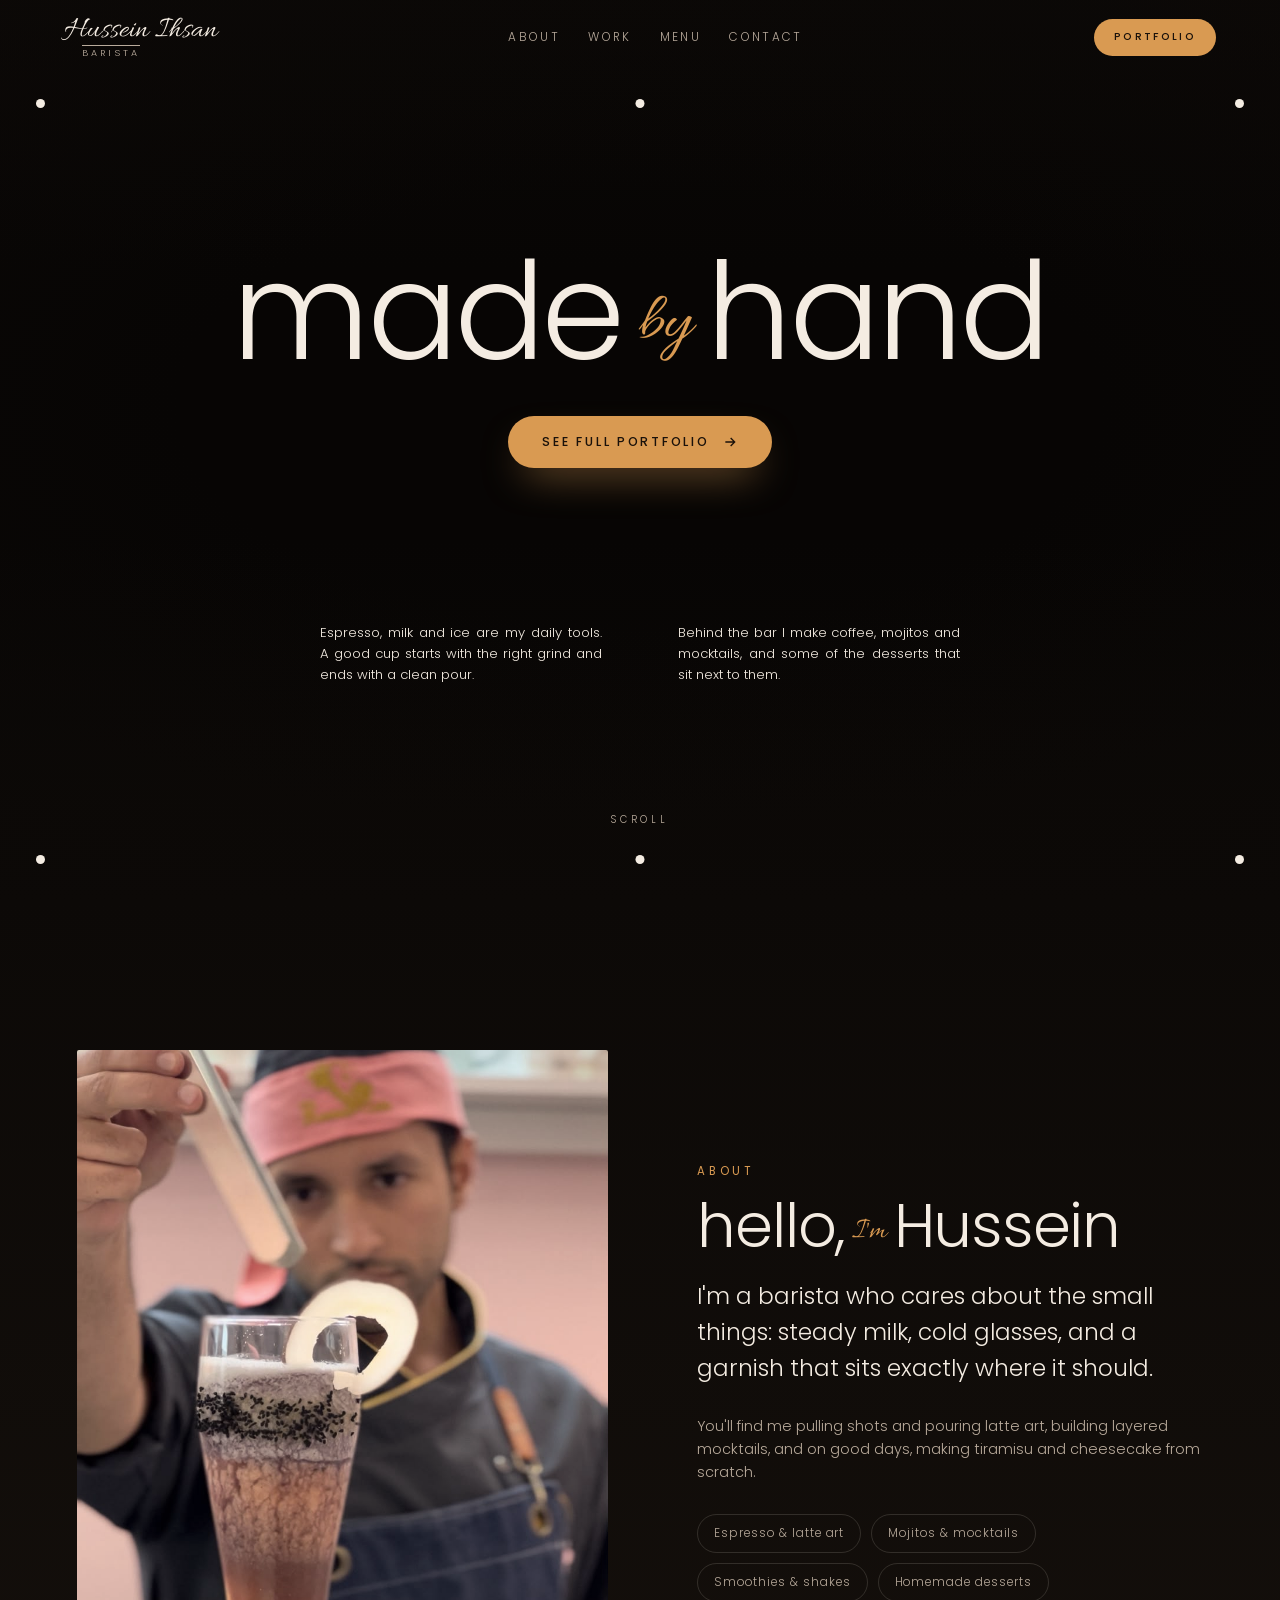
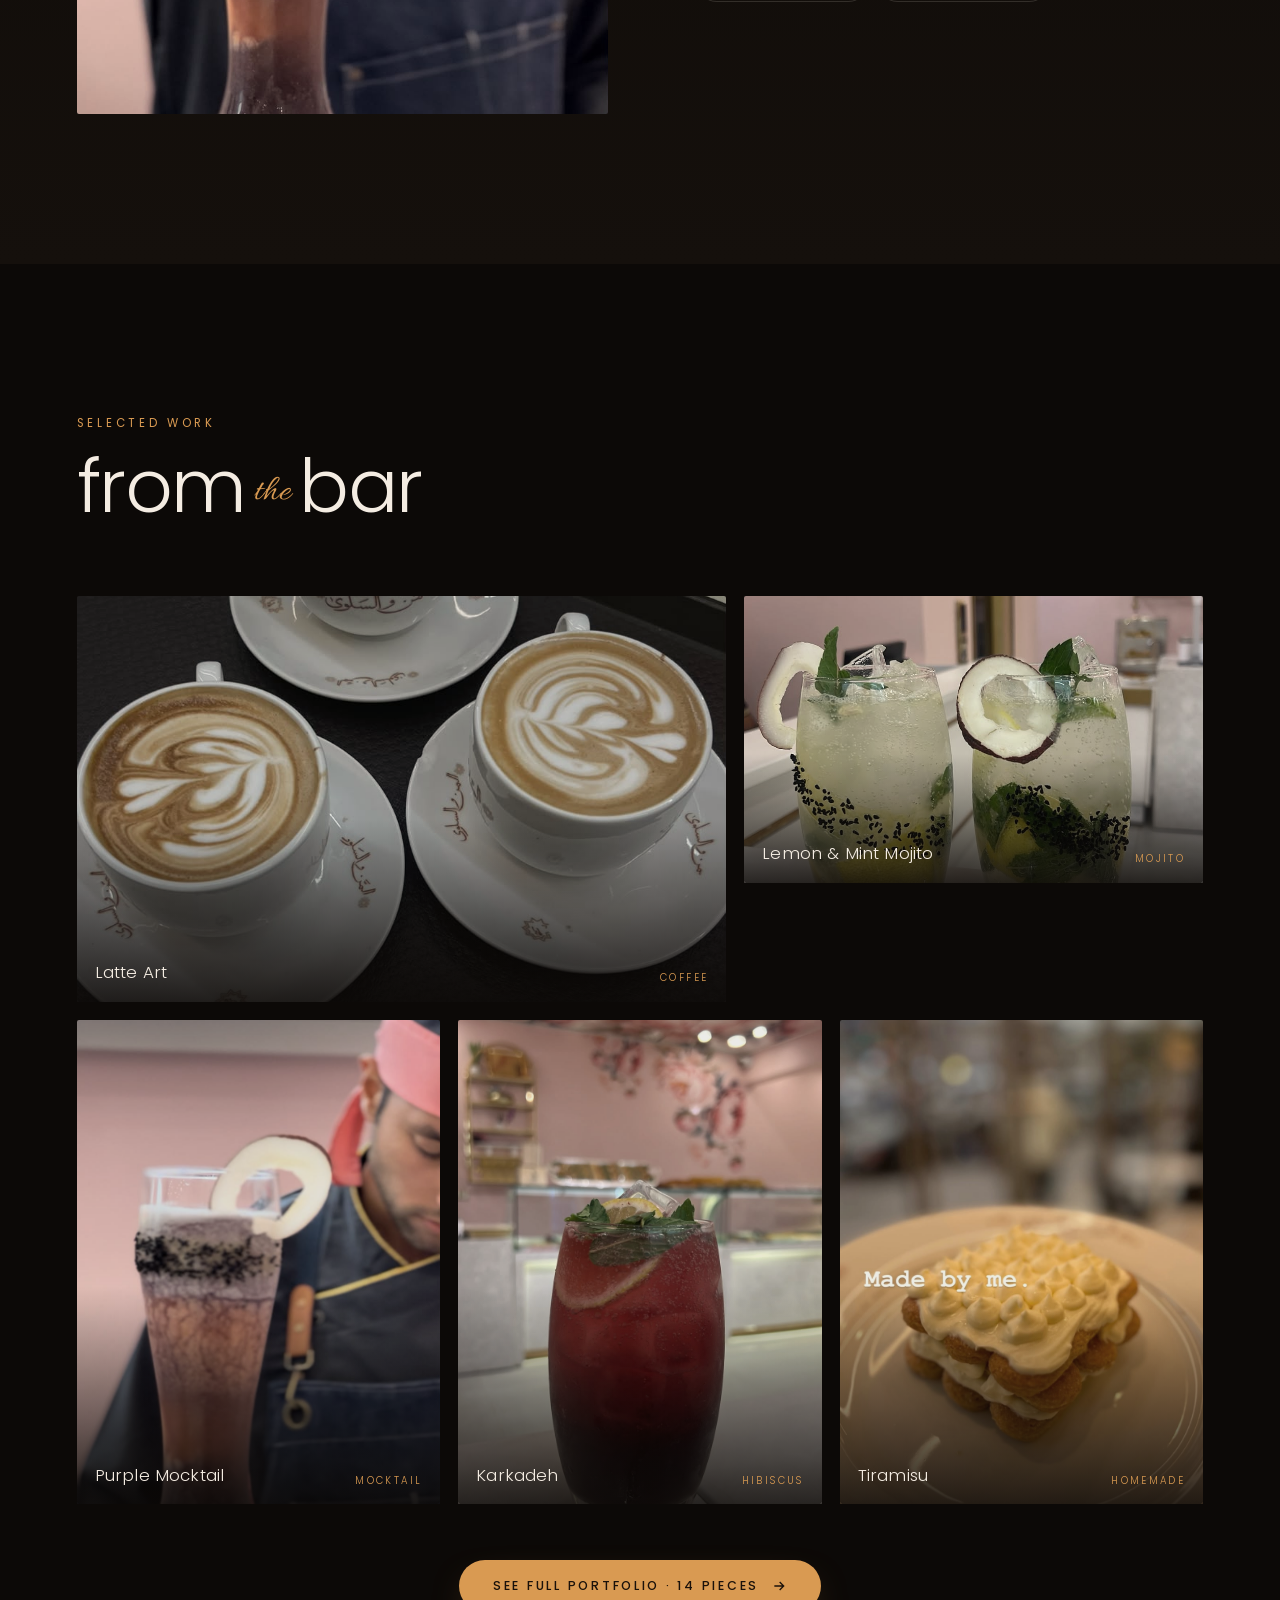
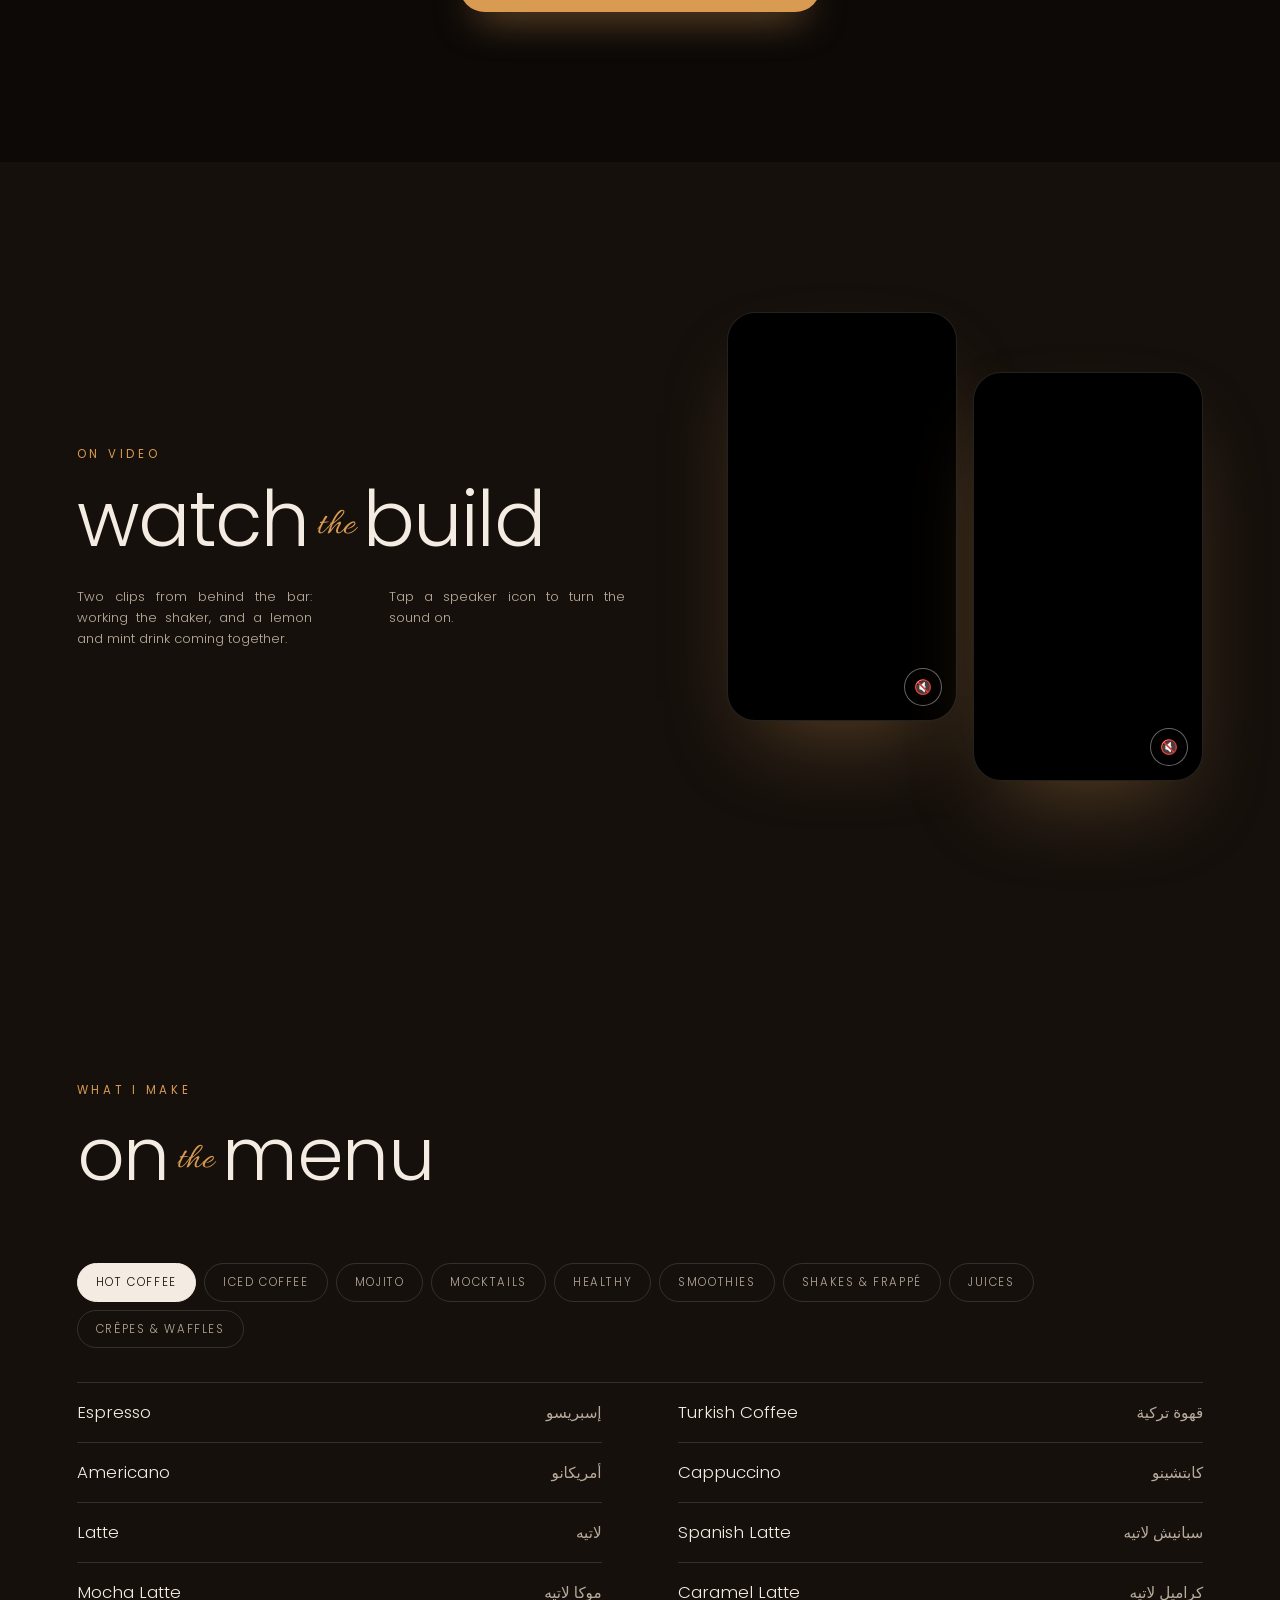
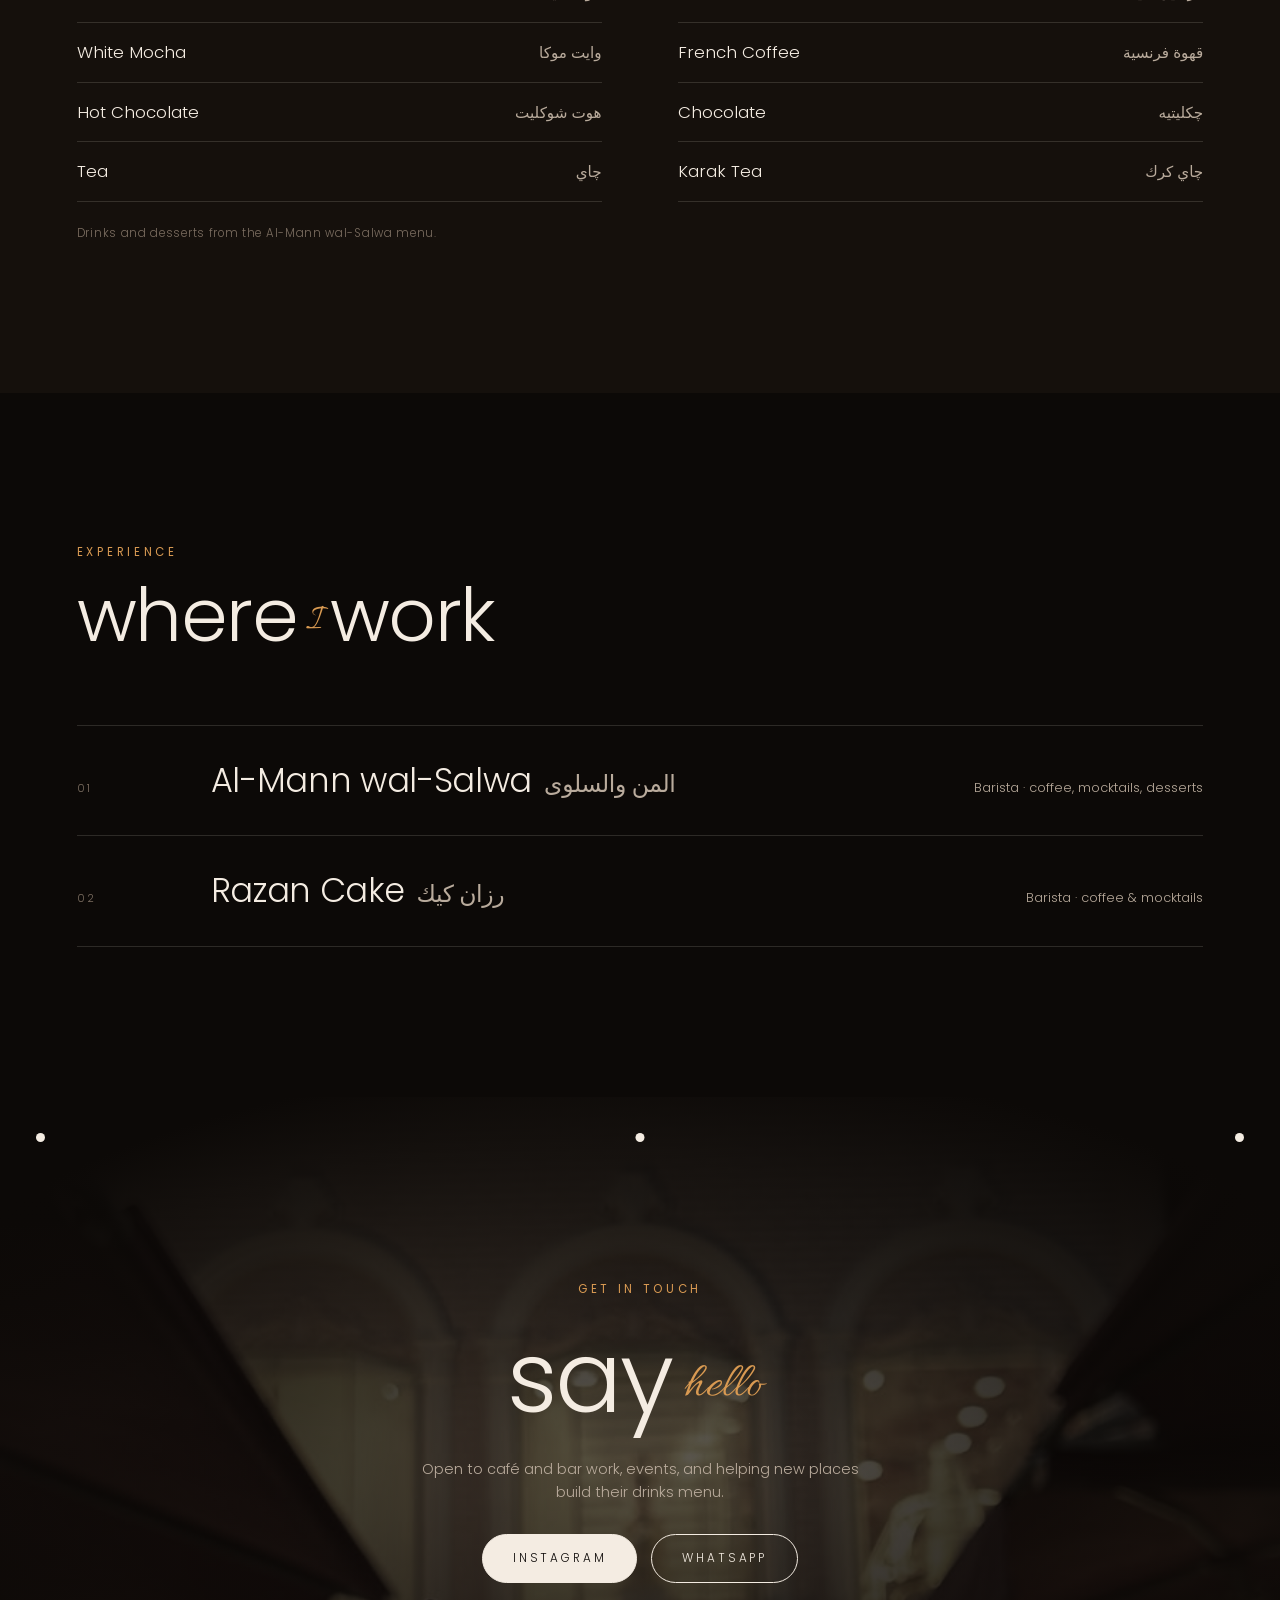
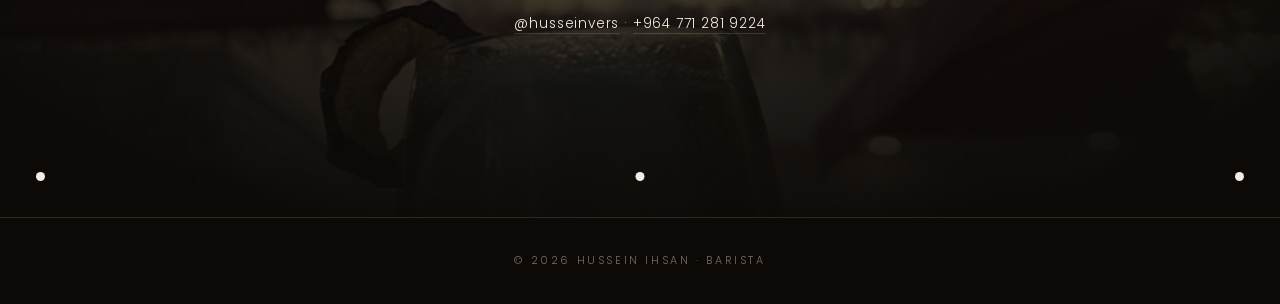
<file: index.html>
<!doctype html>
<html lang="en">
<head>
<meta charset="utf-8">
<meta name="viewport" content="width=device-width, initial-scale=1">
<title>Hussein Ihsan | Barista</title>
<meta name="description" content="Hussein Ihsan, barista. Latte art, mojitos, mocktails and homemade desserts.">
<link rel="preconnect" href="https://fonts.googleapis.com">
<link rel="preconnect" href="https://fonts.gstatic.com" crossorigin>
<link href="https://fonts.googleapis.com/css2?family=Allura&family=Poppins:wght@200;300;400;500&display=swap" rel="stylesheet">
<link rel="stylesheet" href="style.css">
<style>
  .hero-img{background:#0c0907;animation:none;transform:none}
  .hero-img video{width:100%;height:100%;object-fit:cover;object-position:center 35%}
  @media (min-aspect-ratio:3/4){.hero-img video{object-position:center 68%}}
  .skills{display:flex;flex-wrap:wrap;gap:10px;margin-top:30px}
  .phones{display:flex;gap:16px;align-items:flex-start}
  .phones .phone{width:min(230px,42vw)}
  .phones .phone:last-child{margin-top:60px}
  @media (max-width:860px){.phones{justify-content:center}}
  .skills li{list-style:none;padding:9px 16px;border:1px solid var(--line);border-radius:999px;font-size:.74rem;letter-spacing:.08em;color:var(--muted)}
</style>
</head>
<body>

<nav id="nav">
  <a href="#top" class="logo"><span class="script">Hussein Ihsan</span><small>barista</small></a>
  <ul>
    <li><a href="#about">About</a></li>
    <li><a href="#work">Work</a></li>
    <li><a href="#menu">Menu</a></li>
    <li><a href="#contact">Contact</a></li>
  </ul>
  <a class="cta nav-cta" href="portfolio.html">Portfolio</a>
</nav>

<!-- HERO -->
<header class="hero" id="top">
  <div class="hero-img"><video src="assets/reel-2.mp4" autoplay muted loop playsinline preload="auto" aria-hidden="true"></video></div>
  <div class="dots"><i></i><i></i><i></i><i></i><i></i><i></i></div>
  <div class="hero-inner">
    <h1 class="title rv">made<span class="script">by</span>hand</h1>
    <a class="cta rv" href="portfolio.html">See full portfolio
      <svg viewBox="0 0 24 24" fill="none" stroke="currentColor" stroke-width="2"><path d="M5 12h14M13 6l6 6-6 6"/></svg></a>
    <div class="pair rv">
      <p>Espresso, milk and ice are my daily tools. A good cup starts with the right grind and ends with a clean pour.</p>
      <p>Behind the bar I make coffee, mojitos and mocktails, and some of the desserts that sit next to them.</p>
    </div>
  </div>
  <span class="scroll">scroll</span>
</header>

<!-- ABOUT -->
<section class="about" id="about">
  <div class="wrap">
    <figure class="rv">
      <img src="assets/hussein-garnish.jpg" alt="Hussein Ihsan placing a coconut slice on a layered purple drink" loading="lazy">
    </figure>
    <div class="rv">
      <p class="eyebrow">About</p>
      <h2 class="title" style="font-size:clamp(2.2rem,5vw,3.8rem);margin-top:16px">hello,<span class="script">I'm</span>Hussein</h2>
      <p class="lead">I'm a barista who cares about the small things: steady milk, cold glasses, and a garnish that sits exactly where it should.</p>
      <p style="color:var(--muted);font-size:.9rem">You'll find me pulling shots and pouring latte art, building layered mocktails, and on good days, making tiramisu and cheesecake from scratch.</p>
      <ul class="skills">
        <li>Espresso & latte art</li>
        <li>Mojitos & mocktails</li>
        <li>Smoothies & shakes</li>
        <li>Homemade desserts</li>
      </ul>
    </div>
  </div>
</section>

<!-- SELECTED WORK -->
<section id="work">
  <div class="wrap">
    <div class="head rv">
      <p class="eyebrow">Selected work</p>
      <h2 class="title" style="font-size:clamp(2.2rem,6vw,4.6rem)">from<span class="script">the</span>bar</h2>
    </div>
    <div class="grid">
      <figure class="card s7 wide rv"><img src="assets/latte-art.jpg" alt="Three cups of latte art" loading="lazy"><div class="cap"><h3>Latte Art</h3><span>coffee</span></div></figure>
      <figure class="card s5 wide rv"><img src="assets/coconut-mojito.jpg" alt="Two lemon and mint mojitos with black seeds and coconut" loading="lazy"><div class="cap"><h3>Lemon & Mint Mojito</h3><span>mojito</span></div></figure>
      <figure class="card s4 port rv"><img src="assets/layered-coconut.jpg" alt="Layered purple mocktail with a coconut slice" loading="lazy"><div class="cap"><h3>Purple Mocktail</h3><span>mocktail</span></div></figure>
      <figure class="card s4 port rv"><img src="assets/hibiscus-lemonade.jpg" alt="Iced hibiscus with lemon and mint" loading="lazy"><div class="cap"><h3>Karkadeh</h3><span>hibiscus</span></div></figure>
      <figure class="card s4 port rv"><img src="assets/tiramisu.jpg" alt="Tiramisu" loading="lazy"><div class="cap"><h3>Tiramisu</h3><span>homemade</span></div></figure>
    </div>
    <div class="center-cta rv">
      <a class="cta" href="portfolio.html">See full portfolio · 14 pieces
        <svg viewBox="0 0 24 24" fill="none" stroke="currentColor" stroke-width="2"><path d="M5 12h14M13 6l6 6-6 6"/></svg></a>
    </div>
  </div>
</section>

<!-- REEL -->
<section class="reel" id="reel">
  <div class="wrap">
    <div class="rv">
      <p class="eyebrow">On video</p>
      <h2 class="title" style="font-size:clamp(2.4rem,6vw,4.8rem);margin:18px 0 28px">watch<span class="script">the</span>build</h2>
      <div class="pair">
        <p>Two clips from behind the bar: working the shaker, and a lemon and mint drink coming together.</p>
        <p>Tap a speaker icon to turn the sound on.</p>
      </div>
    </div>
    <div class="phones rv">
      <div class="phone"><video src="assets/reel-2.mp4" autoplay muted loop playsinline preload="metadata"></video><button class="snd" aria-label="Toggle sound">🔇</button></div>
      <div class="phone"><video src="assets/reel.mp4" autoplay muted loop playsinline preload="metadata"></video><button class="snd" aria-label="Toggle sound">🔇</button></div>
    </div>
  </div>
</section>

<!-- MENU -->
<section class="menu" id="menu">
  <div class="wrap">
    <div class="head rv">
      <p class="eyebrow">What I make</p>
      <h2 class="title" style="font-size:clamp(2.2rem,6vw,4.6rem)">on<span class="script">the</span>menu</h2>
    </div>
    <div class="chips rv" id="chips"></div>
    <ul class="items rv" id="items"></ul>
    <p class="note">Drinks and desserts from the Al-Mann wal-Salwa menu.</p>
  </div>
</section>

<!-- PLACES -->
<section class="places">
  <div class="wrap">
    <div class="head rv">
      <p class="eyebrow">Experience</p>
      <h2 class="title" style="font-size:clamp(2.2rem,6vw,4.6rem)">where<span class="script">I</span>work</h2>
    </div>
    <div class="list">
      <div class="row rv"><em>01</em><h3>Al-Mann wal-Salwa<span class="ar">المن والسلوى</span></h3><p>Barista · coffee, mocktails, desserts</p></div>
      <div class="row rv"><em>02</em><h3>Razan Cake<span class="ar">رزان كيك</span></h3><p>Barista · coffee & mocktails</p></div>
    </div>
  </div>
</section>

<!-- CONTACT -->
<section class="contact" id="contact">
  <div class="bg"></div>
  <div class="dots"><i></i><i></i><i></i><i></i><i></i><i></i></div>
  <div class="wrap">
    <p class="eyebrow rv">Get in touch</p>
    <h2 class="title rv">say<span class="script">hello</span></h2>
    <p class="rv" style="max-width:440px;color:var(--muted);font-size:.9rem">Open to café and bar work, events, and helping new places build their drinks menu.</p>
    <div class="btns rv">
      <a class="btn fill" href="https://www.instagram.com/husseinvers/" target="_blank" rel="noopener">Instagram</a>
      <a class="btn" href="https://wa.me/9647712819224" target="_blank" rel="noopener">WhatsApp</a>
    </div>
    <p class="handle rv"><a href="https://www.instagram.com/husseinvers/" target="_blank" rel="noopener">@husseinvers</a> · <a href="https://wa.me/9647712819224" target="_blank" rel="noopener" dir="ltr">+964 771 281 9224</a></p>
  </div>
</section>

<footer>© 2026 Hussein Ihsan · Barista</footer>

<div class="lb" id="lb"><img alt=""><p></p></div>

<script>
  const MENU = {
    "Hot coffee": [["Espresso","إسبريسو"],["Turkish Coffee","قهوة تركية"],["Americano","أمريكانو"],["Cappuccino","كابتشينو"],["Latte","لاتيه"],["Spanish Latte","سبانيش لاتيه"],["Mocha Latte","موكا لاتيه"],["Caramel Latte","كراميل لاتيه"],["White Mocha","وايت موكا"],["French Coffee","قهوة فرنسية"],["Hot Chocolate","هوت شوكليت"],["Chocolate","چكليتيه"],["Tea","چاي"],["Karak Tea","چاي كرك"]],
    "Iced coffee": [["Iced Coffee","ايس كوفي"],["Iced Spanish Latte","ايس سبانيش لاتيه"],["Iced Caramel","ايس كراميل"],["Iced Mocha","ايس موكا"],["Iced Americano","ايس أمريكانو"]],
    "Mojito": [["Lemon & Mint Mojito","موهيتو ليمون ونعناع"],["Strawberry Mojito","موهيتو فراولة"],["Special Mojito","سبيشل موهيتو"],["Blueberry Mojito","موهيتو بلوبيري"],["Pomegranate Mojito","موهيتو رمان"]],
    "Mocktails": [["Mixed Berry Lemonade","مكس بيري ليمونيد"],["Beach Drink","مشروب الشاطئ"],["Spark Energy","سبارك انرجي"],["Elixir","ألكسير"],["Purple Mocktail","بربل موكتيل"]],
    "Healthy": [["Karkadeh (hibiscus)","كركديه"],["Kiwi Lemonade","كيوي ليمونادا"],["Ginger Shots","جرعات الزنجبيل"]],
    "Smoothies": [["Lemon & Mint","سموذي ليمون ونعناع"],["Mango","سموذي منغا"],["Peach","سموذي خوخ"],["Strawberry","سموذي فراولة"],["Mixed Berry","سموذي مكس بيري"]],
    "Shakes & frappé": [["Oreo Milkshake","ميلك شيك أوريو"],["Vanilla Milkshake","ميلك شيك فانيلا"],["Strawberry Milkshake","ميلك شيك فراولة"],["Lotus Milkshake","ميلك شيك لوتس"],["Oreo Frappé","فرابيه اوريو"],["Caramel Frappé","فرابيه كراميل"]],
    "Juices": [["Orange","عصير برتقال"],["Watermelon","عصير بطيخ"],["Strawberry","عصير فراولة"],["Banana","عصير موز"],["Pineapple","عصير اناناس"],["Lemon","عصير ليمون"]],
    "Crêpes & waffles": [["Nutella Crêpe","كريب نوتيلا"],["Banana Crêpe","بنانه كريب"],["Pistachio Crêpe","كريب بستاشيو"],["Lotus Crêpe","كريب لوتس"],["Fruit Crêpe","كريب فواكه"],["Crêpe Roll","كريب رول"],["Nutella Waffle","وافل نوتيلا"],["Pistachio Waffle","وافل بستاشيو"],["Lotus Waffle","وافل لوتس"],["Pancakes","بان كيك"]]
  };
  const chips=document.getElementById('chips'), items=document.getElementById('items');
  const render=k=>{items.innerHTML=MENU[k].map(([en,ar])=>`<li><b>${en}</b><span lang="ar">${ar}</span></li>`).join('');
    chips.querySelectorAll('.chip').forEach(c=>c.classList.toggle('on',c.dataset.k===k))};
  chips.innerHTML=Object.keys(MENU).map(k=>`<button class="chip" data-k="${k}">${k}</button>`).join('');
  chips.addEventListener('click',e=>{const b=e.target.closest('.chip');if(b)render(b.dataset.k)});
  render("Hot coffee");

  const heroVid=document.querySelector('.hero-img video');heroVid.play().catch(()=>{});
  const nav=document.getElementById('nav');
  addEventListener('scroll',()=>nav.classList.toggle('solid',scrollY>40),{passive:true});
  const io=new IntersectionObserver(es=>es.forEach(e=>{if(e.isIntersecting){e.target.classList.add('in');io.unobserve(e.target)}}),{threshold:.12});
  document.querySelectorAll('.rv').forEach((el,i)=>{el.style.transitionDelay=(i%3)*90+'ms';io.observe(el)});

  const lb=document.getElementById('lb');
  document.querySelectorAll('.card').forEach(c=>c.addEventListener('click',()=>{
    lb.querySelector('img').src=c.querySelector('img').src;
    lb.querySelector('p').textContent=c.querySelector('h3').textContent;
    lb.classList.add('open');
  }));
  lb.addEventListener('click',()=>lb.classList.remove('open'));
  addEventListener('keydown',e=>{if(e.key==='Escape')lb.classList.remove('open')});

  document.querySelectorAll('.phone').forEach(ph=>{const v=ph.querySelector('video'),b=ph.querySelector('.snd');
    b.addEventListener('click',()=>{v.muted=!v.muted;b.textContent=v.muted?'🔇':'🔊';if(v.paused)v.play()})});
</script>
</body>
</html>
</file>
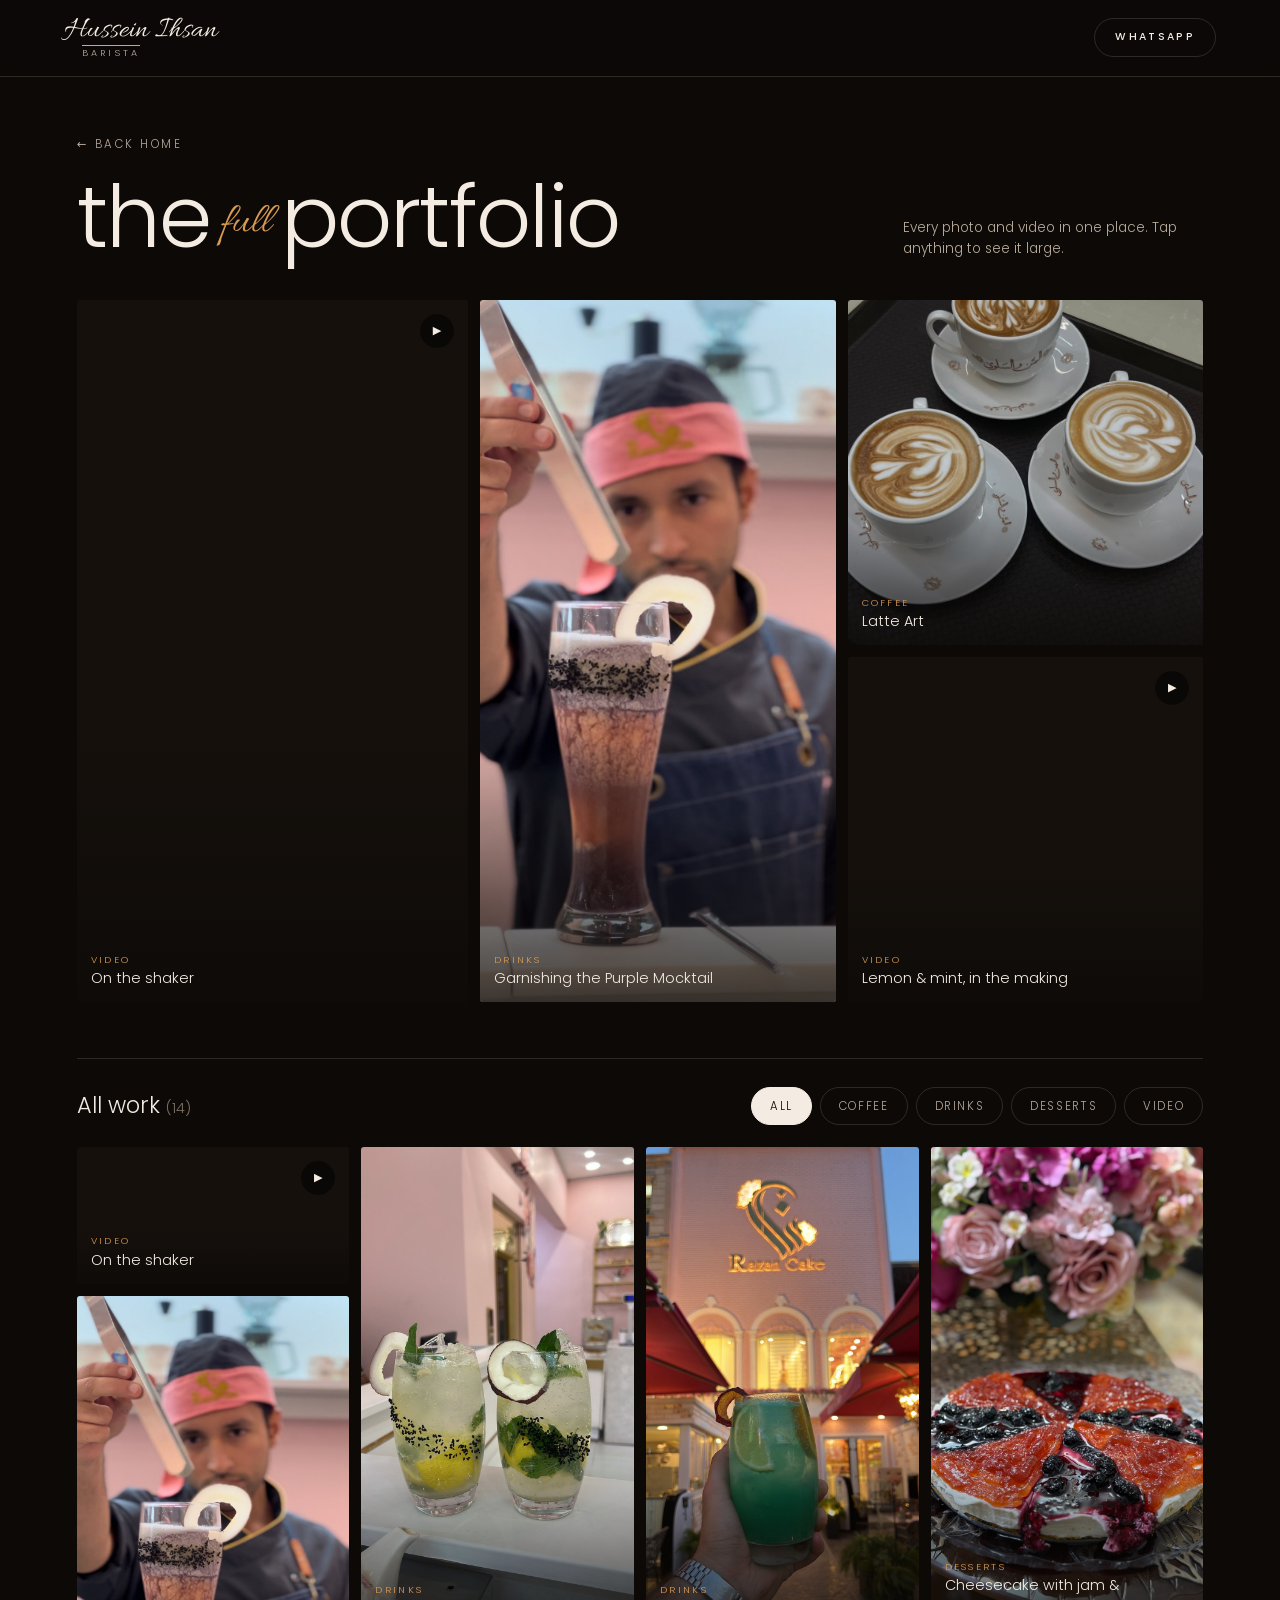
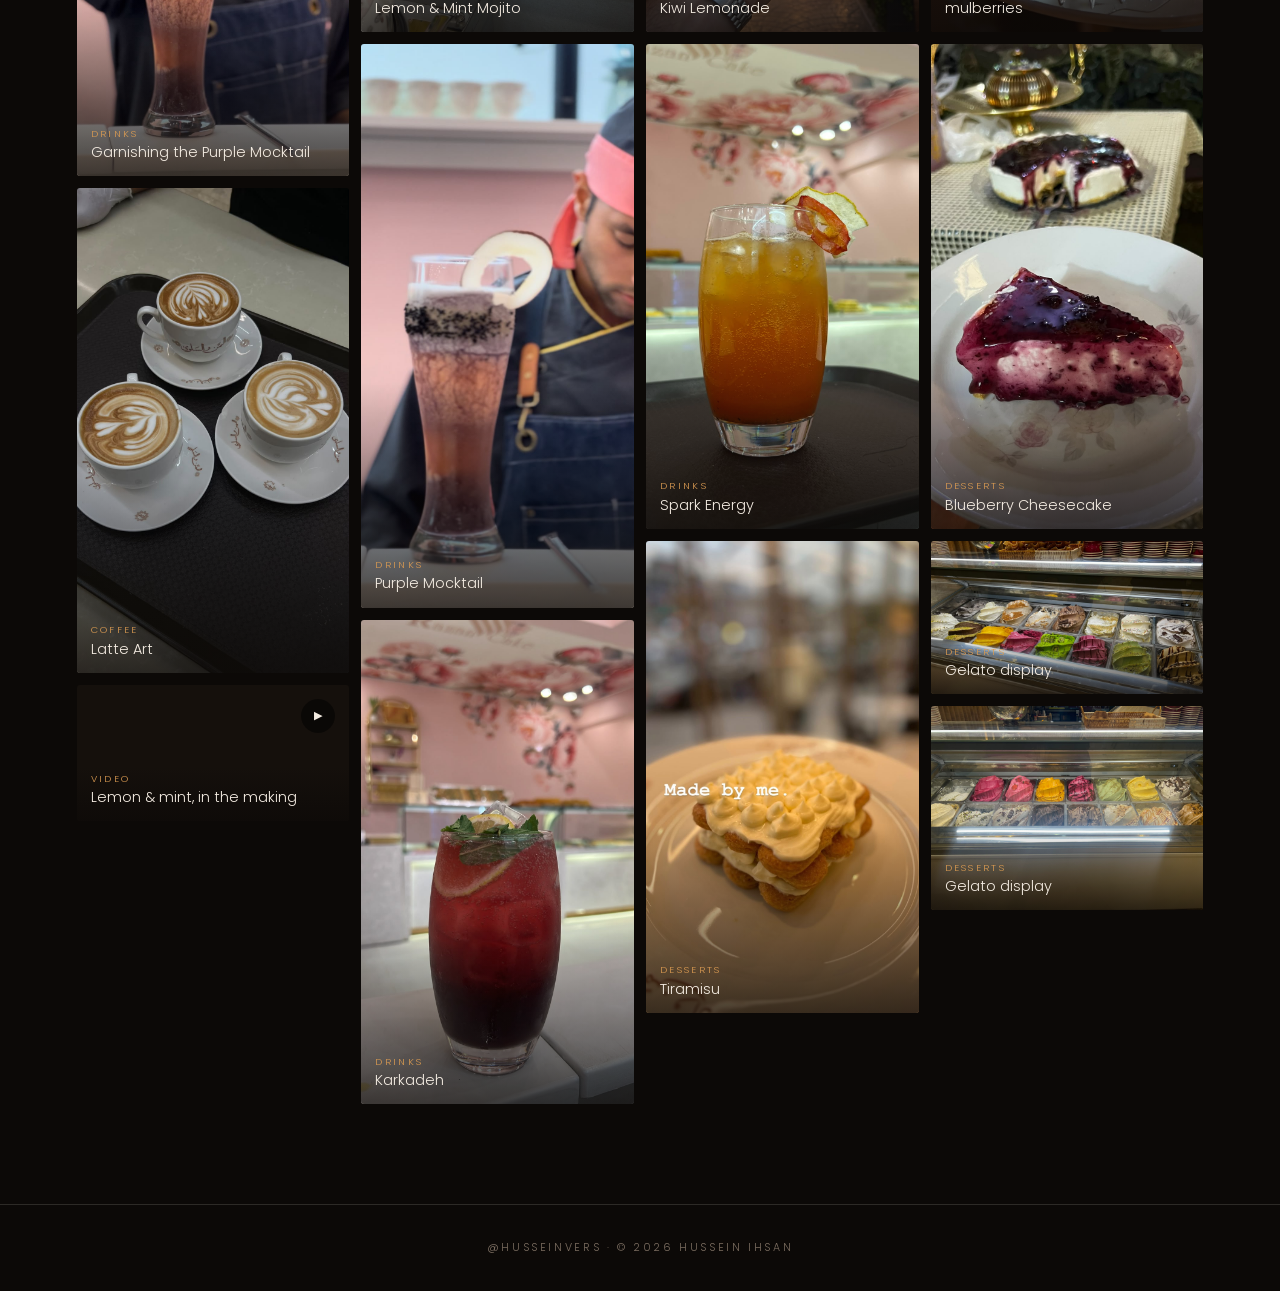
<file: portfolio.html>
<!doctype html>
<html lang="en">
<head>
<meta charset="utf-8">
<meta name="viewport" content="width=device-width, initial-scale=1">
<title>Portfolio | Hussein Ihsan</title>
<meta name="description" content="All of Hussein Ihsan's work: coffee, mojitos, mocktails, desserts and video.">
<link rel="preconnect" href="https://fonts.googleapis.com">
<link rel="preconnect" href="https://fonts.gstatic.com" crossorigin>
<link href="https://fonts.googleapis.com/css2?family=Allura&family=Poppins:wght@200;300;400;500&display=swap" rel="stylesheet">
<link rel="stylesheet" href="style.css">
</head>
<body>

<nav id="nav" class="solid">
  <a href="index.html" class="logo"><span class="script">Hussein Ihsan</span><small>barista</small></a>
  <a class="cta nav-cta ghost" href="https://wa.me/9647712819224" target="_blank" rel="noopener">WhatsApp</a>
</nav>

<header class="pf-head">
  <div class="wrap">
    <div>
      <a class="back" href="index.html">← Back home</a>
      <h1 class="title" style="font-size:clamp(2.6rem,7vw,5.4rem);margin-top:18px">the<span class="script">full</span>portfolio</h1>
    </div>
    <p style="color:var(--muted);font-size:.85rem;max-width:300px">Every photo and video in one place. Tap anything to see it large.</p>
  </div>
</header>

<main class="pf">
  <div class="featured" id="featured"></div>

  <div class="bar">
    <h2>All work <span id="count" style="color:var(--dim);font-size:.9rem"></span></h2>
    <div class="chips" id="chips"></div>
  </div>
  <div class="masonry" id="all"></div>
</main>

<footer><a href="https://www.instagram.com/husseinvers/" target="_blank" rel="noopener">@husseinvers</a> · © 2026 Hussein Ihsan</footer>

<div class="lb2" id="lb">
  <div class="stage" id="stage"></div>
  <p class="cap" id="cap"></p>
  <button class="x" aria-label="Close">✕</button>
  <button class="pv" aria-label="Previous">←</button>
  <button class="nx" aria-label="Next">→</button>
</div>

<script>
  // featured: true puts it in the top block (first 4 used)
  const WORK = [
    {src:"reel-2.mp4", t:"On the shaker", c:"Video", video:true, featured:true},
    {src:"hussein-garnish.jpg", t:"Garnishing the Purple Mocktail", c:"Drinks", featured:true},
    {src:"latte-art.jpg", t:"Latte Art", c:"Coffee", featured:true},
    {src:"reel.mp4", t:"Lemon & mint, in the making", c:"Video", video:true, featured:true},
    {src:"coconut-mojito.jpg", t:"Lemon & Mint Mojito", c:"Drinks"},
    {src:"layered-coconut.jpg", t:"Purple Mocktail", c:"Drinks"},
    {src:"hibiscus-lemonade.jpg", t:"Karkadeh", c:"Drinks"},
    {src:"blue-lagoon.jpg", t:"Kiwi Lemonade", c:"Drinks"},
    {src:"apple-iced-tea.jpg", t:"Spark Energy", c:"Drinks"},
    {src:"tiramisu.jpg", t:"Tiramisu", c:"Desserts"},
    {src:"cheesecake-mulberry.jpg", t:"Cheesecake with jam & mulberries", c:"Desserts"},
    {src:"cheesecake-blueberry.jpg", t:"Blueberry Cheesecake", c:"Desserts"},
    {src:"gelato-1.jpg", t:"Gelato display", c:"Desserts"},
    {src:"gelato-2.jpg", t:"Gelato display", c:"Desserts"}
  ];
  const media=(w,big)=>w.video
    ? `<video src="assets/${w.src}" muted loop playsinline autoplay preload="metadata"></video><span class="play">▶</span>`
    : `<img src="assets/${w.src}" alt="${w.t}" loading="${big?'eager':'lazy'}">`;
  const tile=(w,i,big)=>`<button class="tile" data-i="${i}" data-c="${w.c}">${media(w,big)}<span class="lbl"><small>${w.c}</small>${w.t}</span></button>`;

  document.getElementById('featured').innerHTML=WORK.map((w,i)=>w.featured?tile(w,i,true):'').join('');
  const all=document.getElementById('all');
  all.innerHTML=WORK.map((w,i)=>tile(w,i)).join('');

  const cats=["All","Coffee","Drinks","Desserts","Video"], chips=document.getElementById('chips'), count=document.getElementById('count');
  chips.innerHTML=cats.map(c=>`<button class="chip${c==="All"?" on":""}" data-c="${c}">${c}</button>`).join('');
  const filter=c=>{let n=0;all.querySelectorAll('.tile').forEach(t=>{const show=c==="All"||t.dataset.c===c;t.classList.toggle('hide',!show);n+=show});
    count.textContent=`(${n})`;chips.querySelectorAll('.chip').forEach(b=>b.classList.toggle('on',b.dataset.c===c))};
  chips.addEventListener('click',e=>{const b=e.target.closest('.chip');if(b)filter(b.dataset.c)});
  filter("All");

  // lightbox steps through whatever is currently visible in "All work"
  const lb=document.getElementById('lb'), stage=document.getElementById('stage'), cap=document.getElementById('cap');
  let list=[], pos=0;
  const show=()=>{const w=WORK[list[pos]];
    stage.innerHTML=w.video?`<video src="assets/${w.src}" controls autoplay playsinline></video>`:`<img src="assets/${w.src}" alt="${w.t}">`;
    cap.textContent=w.t};
  const open=i=>{list=[...all.querySelectorAll('.tile:not(.hide)')].map(t=>+t.dataset.i);
    if(!list.includes(i))list=WORK.map((_,k)=>k);pos=list.indexOf(i);show();lb.classList.add('open')};
  const close=()=>{lb.classList.remove('open');stage.innerHTML=''};
  const step=d=>{pos=(pos+d+list.length)%list.length;show()};
  document.addEventListener('click',e=>{const t=e.target.closest('.tile');if(t)open(+t.dataset.i)});
  lb.querySelector('.x').onclick=close; lb.querySelector('.pv').onclick=()=>step(-1); lb.querySelector('.nx').onclick=()=>step(1);
  lb.addEventListener('click',e=>{if(e.target===lb||e.target===stage)close()});
  addEventListener('keydown',e=>{if(!lb.classList.contains('open'))return;if(e.key==='Escape')close();if(e.key==='ArrowRight')step(1);if(e.key==='ArrowLeft')step(-1)});
</script>
</body>
</html>
</file>
<file: style.css>
:root{
    --bg:#0c0907; --bg-2:#15100c; --wood:#3a2416;
    --cream:#f4ece2; --muted:#b9ab9c; --dim:#7d6f62;
    --amber:#d99a52; --line:rgba(244,236,226,.14);
    --sans:"Poppins",system-ui,sans-serif; --script:"Allura",cursive;
  }
  *{box-sizing:border-box;margin:0;padding:0}
  html{scroll-behavior:smooth}
  body{background:var(--bg);color:var(--cream);font-family:var(--sans);font-weight:300;line-height:1.6;-webkit-font-smoothing:antialiased;overflow-x:hidden}
  img,video{display:block;max-width:100%}
  a{color:inherit;text-decoration:none}

  /* corner dots */
  .dots{position:absolute;inset:clamp(18px,3vw,36px);pointer-events:none;z-index:3}
  .dots i{position:absolute;width:9px;height:9px;border-radius:50%;background:var(--cream)}
  .dots i:nth-child(1){top:0;left:0}.dots i:nth-child(2){top:0;left:50%;translate:-50% 0}.dots i:nth-child(3){top:0;right:0}
  .dots i:nth-child(4){bottom:0;left:0}.dots i:nth-child(5){bottom:0;left:50%;translate:-50% 0}.dots i:nth-child(6){bottom:0;right:0}

  .script{font-family:var(--script);font-weight:400;color:var(--cream);letter-spacing:0}
  .eyebrow{font-size:.72rem;letter-spacing:.32em;text-transform:uppercase;color:var(--amber);font-weight:400}
  .title{font-weight:300;letter-spacing:-.02em;line-height:1;font-size:clamp(2.6rem,8vw,6.2rem)}
  .title .script{font-size:.5em;margin:0 .22em;vertical-align:.35em;color:var(--amber)}
  .pair{display:grid;grid-template-columns:1fr 1fr;gap:clamp(24px,6vw,90px);font-size:.82rem;color:var(--muted);text-align:justify;max-width:640px}

  /* ---------- nav ---------- */
  nav{position:fixed;top:0;left:0;right:0;z-index:20;display:flex;justify-content:space-between;align-items:center;padding:18px clamp(16px,5vw,64px);transition:background .4s}
  nav.solid{background:rgba(12,9,7,.86);backdrop-filter:blur(10px);border-bottom:1px solid var(--line)}
  .logo{display:flex;flex-direction:column;line-height:.9}
  .logo .script{font-size:1.9rem}
  .logo small{font-size:.58rem;letter-spacing:.34em;text-transform:uppercase;color:var(--muted);margin-left:18px;border-top:1px solid var(--muted);padding-top:3px;width:max-content}
  nav ul{display:flex;gap:28px;list-style:none;font-size:.74rem;letter-spacing:.2em;text-transform:uppercase;color:var(--muted)}
  nav ul a:hover{color:var(--cream)}

  /* ---------- hero ---------- */
  .hero{position:relative;min-height:100svh;display:grid;align-items:center;overflow:hidden;isolation:isolate}
  .hero-img{position:absolute;inset:0;z-index:-2;background:url(assets/hussein-garnish.jpg) center 30%/cover;filter:saturate(.85) brightness(.55) sepia(.25);transform:scale(1.06);animation:drift 18s ease-in-out infinite alternate}
  .hero::after{content:"";position:absolute;inset:0;z-index:-1;background:radial-gradient(120% 80% at 50% 45%,transparent 30%,rgba(12,9,7,.85) 80%),linear-gradient(to bottom,rgba(12,9,7,.55),transparent 30%,transparent 60%,var(--bg))}
  @keyframes drift{to{transform:scale(1.12) translateY(-1.5%)}}
  .hero-inner{text-align:center;padding:120px 20px 90px;display:grid;justify-items:center;gap:28px}
  .hero .title{font-size:clamp(3rem,11vw,8.4rem)}
  .hero .pair{margin-top:clamp(40px,14vh,140px);color:var(--cream);opacity:.85;text-align:justify}
  .scroll{position:absolute;bottom:clamp(54px,8vh,80px);left:50%;translate:-50% 0;font-size:.62rem;letter-spacing:.4em;text-transform:uppercase;color:var(--muted)}

  /* ---------- sections ---------- */
  section{position:relative;padding:clamp(80px,12vw,150px) clamp(16px,6vw,80px)}
  .wrap{max-width:1200px;margin:0 auto}
  .head{display:grid;gap:18px;margin-bottom:clamp(40px,6vw,72px)}
  .head.center{text-align:center;justify-items:center}

  /* about */
  .about{background:linear-gradient(var(--bg),var(--bg-2))}
  .about .wrap{display:grid;grid-template-columns:1.05fr 1fr;gap:clamp(32px,7vw,100px);align-items:center}
  .about figure{position:relative;aspect-ratio:4/5;overflow:hidden;border-radius:2px}
  .about figure img{width:100%;height:100%;object-fit:cover;filter:sepia(.15) saturate(.9)}
  .about figure figcaption{position:absolute;bottom:18px;left:20px;font-family:var(--script);font-size:2rem}
  .about p.lead{font-size:clamp(1.15rem,2vw,1.45rem);line-height:1.55;color:var(--cream);margin:22px 0 28px}
  .stats{display:flex;gap:clamp(24px,5vw,56px);border-top:1px solid var(--line);padding-top:26px;margin-top:34px}
  .stats b{display:block;font-weight:200;font-size:2.4rem;line-height:1}
  .stats span{font-size:.7rem;letter-spacing:.22em;text-transform:uppercase;color:var(--dim)}

  /* coffee feature */
  .coffee{min-height:90vh;display:grid;align-items:end;isolation:isolate;overflow:hidden}
  .coffee .bg{position:absolute;inset:0;z-index:-2;background:url(assets/latte-art.jpg) center 35%/cover;filter:brightness(.6) sepia(.35) saturate(.9)}
  .coffee::after{content:"";position:absolute;inset:0;z-index:-1;background:linear-gradient(to top,var(--bg) 4%,rgba(12,9,7,.35) 55%,rgba(12,9,7,.7))}
  .coffee .wrap{width:100%;display:flex;justify-content:space-between;align-items:end;gap:40px;flex-wrap:wrap}

  /* drinks grid */
  .grid{display:grid;grid-template-columns:repeat(12,1fr);gap:clamp(10px,1.4vw,18px)}
  .card{position:relative;overflow:hidden;border-radius:2px;background:var(--bg-2);cursor:zoom-in}
  .card img{width:100%;height:100%;object-fit:cover;transition:transform 1.2s cubic-bezier(.2,.7,.2,1),filter .6s;filter:sepia(.12) saturate(.92) brightness(.92)}
  .card:hover img{transform:scale(1.05);filter:none}
  .card::after{content:"";position:absolute;inset:0;background:linear-gradient(to top,rgba(12,9,7,.85),transparent 45%)}
  .card .cap{position:absolute;left:18px;right:18px;bottom:16px;z-index:1;display:flex;justify-content:space-between;align-items:end;gap:10px}
  .card .cap h3{font-weight:300;font-size:1.05rem;letter-spacing:.01em}
  .card .cap span{font-size:.62rem;letter-spacing:.24em;text-transform:uppercase;color:var(--amber);white-space:nowrap}
  .s4{grid-column:span 4}.s5{grid-column:span 5}.s7{grid-column:span 7}.s6{grid-column:span 6}.s3{grid-column:span 3}
  .tall{aspect-ratio:3/5}.port{aspect-ratio:3/4}.wide{aspect-ratio:16/10}

  /* reel */
  .reel{background:var(--bg-2);overflow:hidden}
  .reel .wrap{display:grid;grid-template-columns:1fr auto;gap:clamp(40px,8vw,120px);align-items:center}
  .phone{width:min(330px,78vw);aspect-ratio:9/16;border-radius:28px;overflow:hidden;border:1px solid var(--line);box-shadow:0 40px 90px -30px rgba(217,154,82,.35);background:#000;position:relative}
  .phone video{width:100%;height:100%;object-fit:cover}
  .phone button{position:absolute;bottom:14px;right:14px;width:38px;height:38px;border-radius:50%;border:1px solid rgba(255,255,255,.4);background:rgba(0,0,0,.45);color:#fff;cursor:pointer;font-size:.9rem;backdrop-filter:blur(6px)}

  /* sweets */
  .sweets .grid .card .cap span{color:var(--cream);opacity:.7}

  /* places */
  .places .list{border-top:1px solid var(--line)}
  .places .row{display:grid;grid-template-columns:110px 1fr auto;gap:24px;align-items:baseline;padding:28px 0;border-bottom:1px solid var(--line)}
  .places .row em{font-style:normal;font-size:.7rem;letter-spacing:.24em;color:var(--dim);text-transform:uppercase}
  .places .row h3{font-weight:300;font-size:clamp(1.3rem,3vw,2.1rem);letter-spacing:-.01em}
  .places .row h3 .ar{font-size:.7em;color:var(--muted);margin-inline-start:12px}
  .places .row p{font-size:.8rem;color:var(--muted);text-align:end}

  /* contact */
  .contact{min-height:80vh;display:grid;place-items:center;text-align:center;overflow:hidden;isolation:isolate}
  .contact .bg{position:absolute;inset:0;z-index:-2;background:url(assets/blue-lagoon.jpg) center 40%/cover;filter:brightness(.32) sepia(.5) saturate(.7)}
  .contact::after{content:"";position:absolute;inset:0;z-index:-1;background:radial-gradient(70% 60% at 50% 50%,transparent,var(--bg) 92%)}
  .contact .wrap{display:grid;justify-items:center;gap:30px}
  .btns{display:flex;gap:14px;flex-wrap:wrap;justify-content:center}
  .btn{padding:14px 30px;border:1px solid var(--cream);border-radius:999px;font-size:.74rem;letter-spacing:.24em;text-transform:uppercase;transition:.3s}
  .btn:hover,.btn.fill{background:var(--cream);color:var(--bg)}
  .btn.fill:hover{background:transparent;color:var(--cream)}
  footer{text-align:center;padding:34px 16px;font-size:.68rem;letter-spacing:.24em;text-transform:uppercase;color:var(--dim);border-top:1px solid var(--line)}

  /* lightbox */
  .lb{position:fixed;inset:0;z-index:50;background:rgba(8,6,5,.94);display:none;place-items:center;padding:24px;cursor:zoom-out}
  .lb.open{display:grid}
  .lb img{max-height:88vh;width:auto;border-radius:2px}
  .lb p{position:absolute;bottom:22px;left:0;right:0;text-align:center;font-family:var(--script);font-size:1.9rem}

  /* reveal */
  .rv{opacity:0;transform:translateY(28px);transition:opacity 1s ease,transform 1.1s cubic-bezier(.2,.7,.2,1)}
  .rv.in{opacity:1;transform:none}
  @media (prefers-reduced-motion:reduce){.rv{opacity:1;transform:none}.hero-img{animation:none}}

  @media (max-width:860px){
    nav ul{display:none}
    .about .wrap,.reel .wrap{grid-template-columns:1fr}
    .reel .phone{justify-self:center}
    .s4,.s5,.s7,.s6{grid-column:span 6}.s3{grid-column:span 6}
    .tall{aspect-ratio:3/4.4}
    .places .row{grid-template-columns:1fr;gap:6px}
    .places .row p{text-align:start}
  }
  @media (max-width:520px){
    .s4,.s5,.s7,.s6,.s3{grid-column:span 12}
    .pair{grid-template-columns:1fr;gap:14px;text-align:left}
    .hero .pair{text-align:center}
    .dots i{width:7px;height:7px}
  }

  /* ---------- additions ---------- */
  .cta{display:inline-flex;align-items:center;gap:12px;padding:16px 34px;border-radius:999px;background:var(--amber);color:#1a110a;font-weight:500;font-size:.78rem;letter-spacing:.22em;text-transform:uppercase;transition:transform .3s,background .3s;box-shadow:0 18px 40px -16px rgba(217,154,82,.7)}
  .cta:hover{transform:translateY(-2px);background:#e8ad69}
  .cta svg{width:16px;height:16px}
  .cta.ghost{background:transparent;color:var(--cream);border:1px solid var(--line);box-shadow:none}
  nav .nav-cta{padding:10px 20px;font-size:.66rem;box-shadow:none}
  .center-cta{display:flex;justify-content:center;margin-top:clamp(36px,5vw,56px)}
  .hero .cta{margin-top:8px}

  /* menu */
  .menu{background:var(--bg-2)}
  .chips{display:flex;gap:8px;flex-wrap:wrap;margin-bottom:34px}
  .chip{padding:9px 18px;border-radius:999px;border:1px solid var(--line);background:none;color:var(--muted);font:inherit;font-size:.72rem;letter-spacing:.14em;text-transform:uppercase;cursor:pointer;transition:.25s}
  .chip:hover{color:var(--cream)}
  .chip.on{background:var(--cream);color:var(--bg);border-color:var(--cream)}
  .items{display:grid;grid-template-columns:1fr 1fr;column-gap:clamp(30px,6vw,90px);border-top:1px solid var(--line)}
  .items li{list-style:none;display:flex;justify-content:space-between;align-items:baseline;gap:16px;padding:16px 0;border-bottom:1px solid var(--line)}
  .items li b{font-weight:300;font-size:1.05rem}
  .items li span{font-size:.95rem;color:var(--muted);direction:rtl}
  .menu .note{margin-top:22px;font-size:.72rem;color:var(--dim);letter-spacing:.06em}

  /* contact details */
  .handle{font-size:.85rem;color:var(--muted);letter-spacing:.06em}
  .handle a{color:var(--cream);border-bottom:1px solid var(--line)}

  /* ---------- portfolio page ---------- */
  .pf-head{padding:130px clamp(16px,6vw,80px) 40px}
  .pf-head .wrap{display:flex;justify-content:space-between;align-items:end;gap:24px;flex-wrap:wrap}
  .back{font-size:.72rem;letter-spacing:.22em;text-transform:uppercase;color:var(--muted)}
  .back:hover{color:var(--cream)}
  .pf{padding:0 clamp(16px,6vw,80px) 100px}
  .featured{display:grid;grid-template-columns:1.1fr 1fr 1fr;grid-template-rows:1fr 1fr;gap:12px;height:min(78vh,760px);margin-bottom:56px}
  .featured .tile:first-child{grid-row:span 2}
  .featured .tile:nth-child(2){grid-row:span 2}
  .tile{position:relative;overflow:hidden;border-radius:3px;background:var(--bg-2);cursor:zoom-in;border:0;padding:0;color:inherit;font:inherit;text-align:start}
  .tile img,.tile video{width:100%;height:100%;object-fit:cover;transition:transform 1s cubic-bezier(.2,.7,.2,1)}
  .tile:hover img,.tile:hover video{transform:scale(1.04)}
  .tile::after{content:"";position:absolute;inset:0;background:linear-gradient(to top,rgba(12,9,7,.75),transparent 40%);pointer-events:none}
  .tile .lbl{position:absolute;left:14px;right:14px;bottom:12px;z-index:1;font-size:.9rem;font-weight:300}
  .tile .lbl small{display:block;font-size:.6rem;letter-spacing:.24em;text-transform:uppercase;color:var(--amber)}
  .tile .play{position:absolute;top:14px;right:14px;z-index:1;width:34px;height:34px;border-radius:50%;background:rgba(0,0,0,.5);display:grid;place-items:center;font-size:.7rem}
  .bar{display:flex;justify-content:space-between;align-items:center;gap:16px;flex-wrap:wrap;margin-bottom:22px;border-top:1px solid var(--line);padding-top:28px}
  .bar h2{font-weight:300;font-size:1.4rem}
  .bar .chips{margin:0}
  .masonry{columns:4 240px;column-gap:12px}
  .masonry .tile{display:block;width:100%;margin-bottom:12px;break-inside:avoid}
  .masonry .tile img,.masonry .tile video{height:auto}
  .masonry .tile.hide{display:none}
  .lb2{position:fixed;inset:0;z-index:60;background:rgba(8,6,5,.96);display:none;align-items:center;justify-content:center}
  .lb2.open{display:flex}
  .lb2 .stage img,.lb2 .stage video{max-height:84vh;max-width:88vw;border-radius:3px}
  .lb2 .cap{position:absolute;bottom:20px;left:0;right:0;text-align:center;font-family:var(--script);font-size:1.8rem}
  .lb2 button{position:absolute;background:none;border:1px solid var(--line);color:var(--cream);width:46px;height:46px;border-radius:50%;cursor:pointer;font-size:1.1rem}
  .lb2 .x{top:20px;right:20px}.lb2 .pv{left:20px;top:50%;translate:0 -50%}.lb2 .nx{right:20px;top:50%;translate:0 -50%}
  @media (max-width:860px){
    .featured{grid-template-columns:1fr 1fr;grid-template-rows:auto;height:auto}
    .featured .tile{aspect-ratio:3/4}
    .featured .tile:first-child,.featured .tile:nth-child(2){grid-row:auto}
    .items{grid-template-columns:1fr}
    nav .nav-cta{display:inline-flex}
  }
  @media (max-width:520px){
    .lb2 .pv,.lb2 .nx{top:auto;bottom:70px;translate:none}
    .masonry{columns:2;column-gap:8px}.masonry .tile{margin-bottom:8px}
  }
  .hero .dots{top:clamp(84px,11vh,104px)}
</file>
